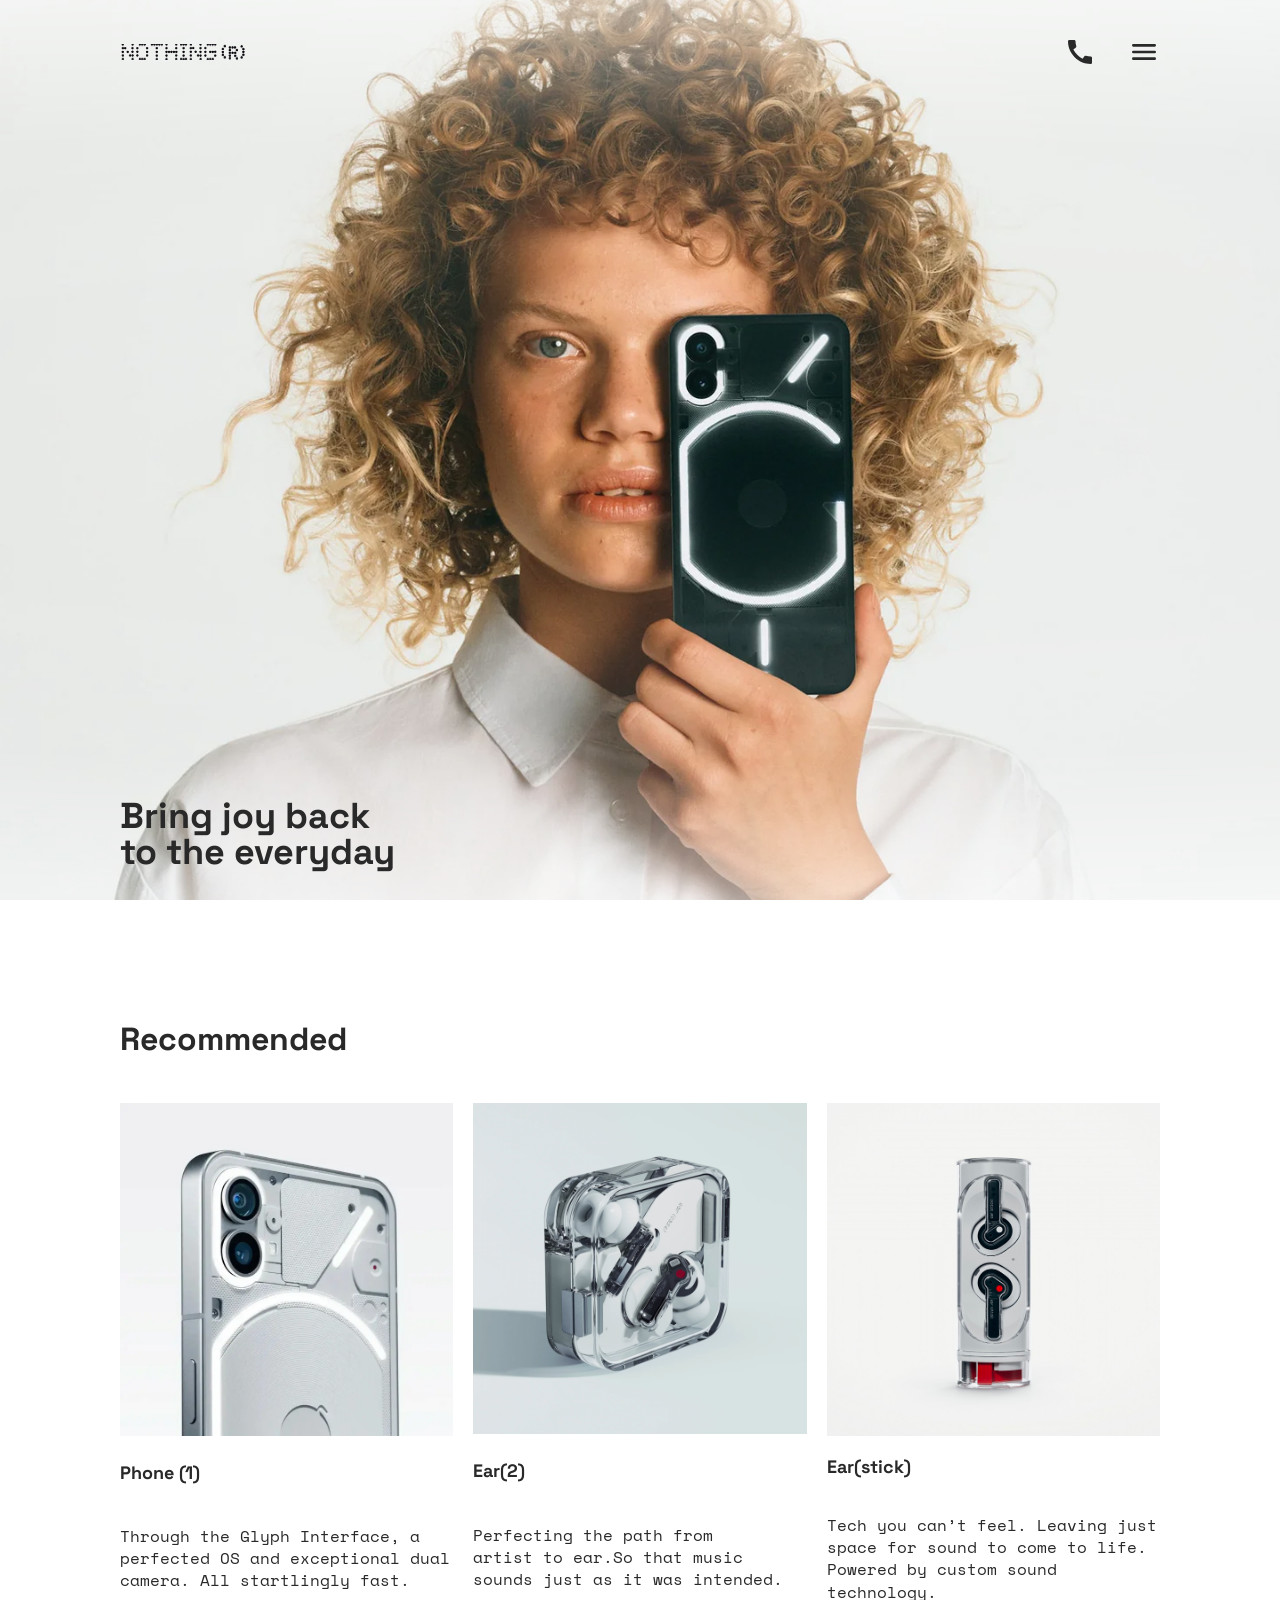
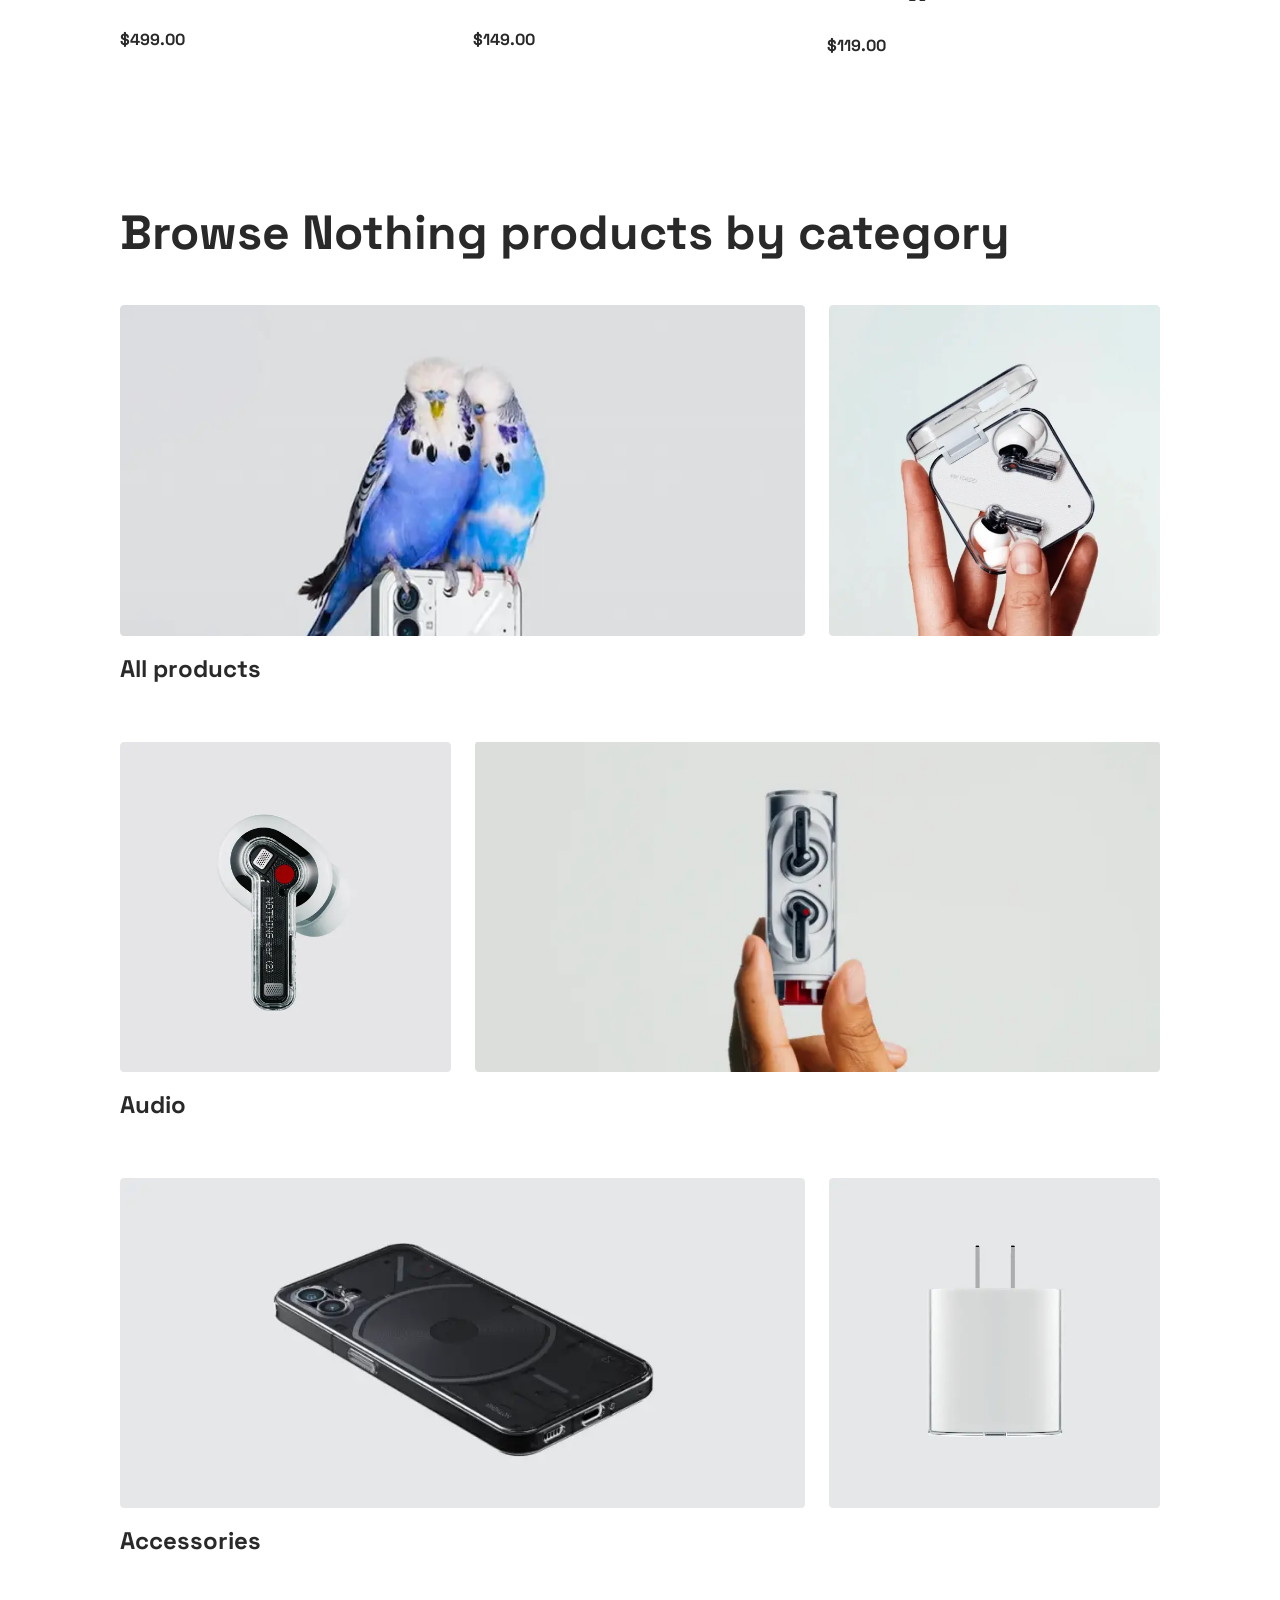
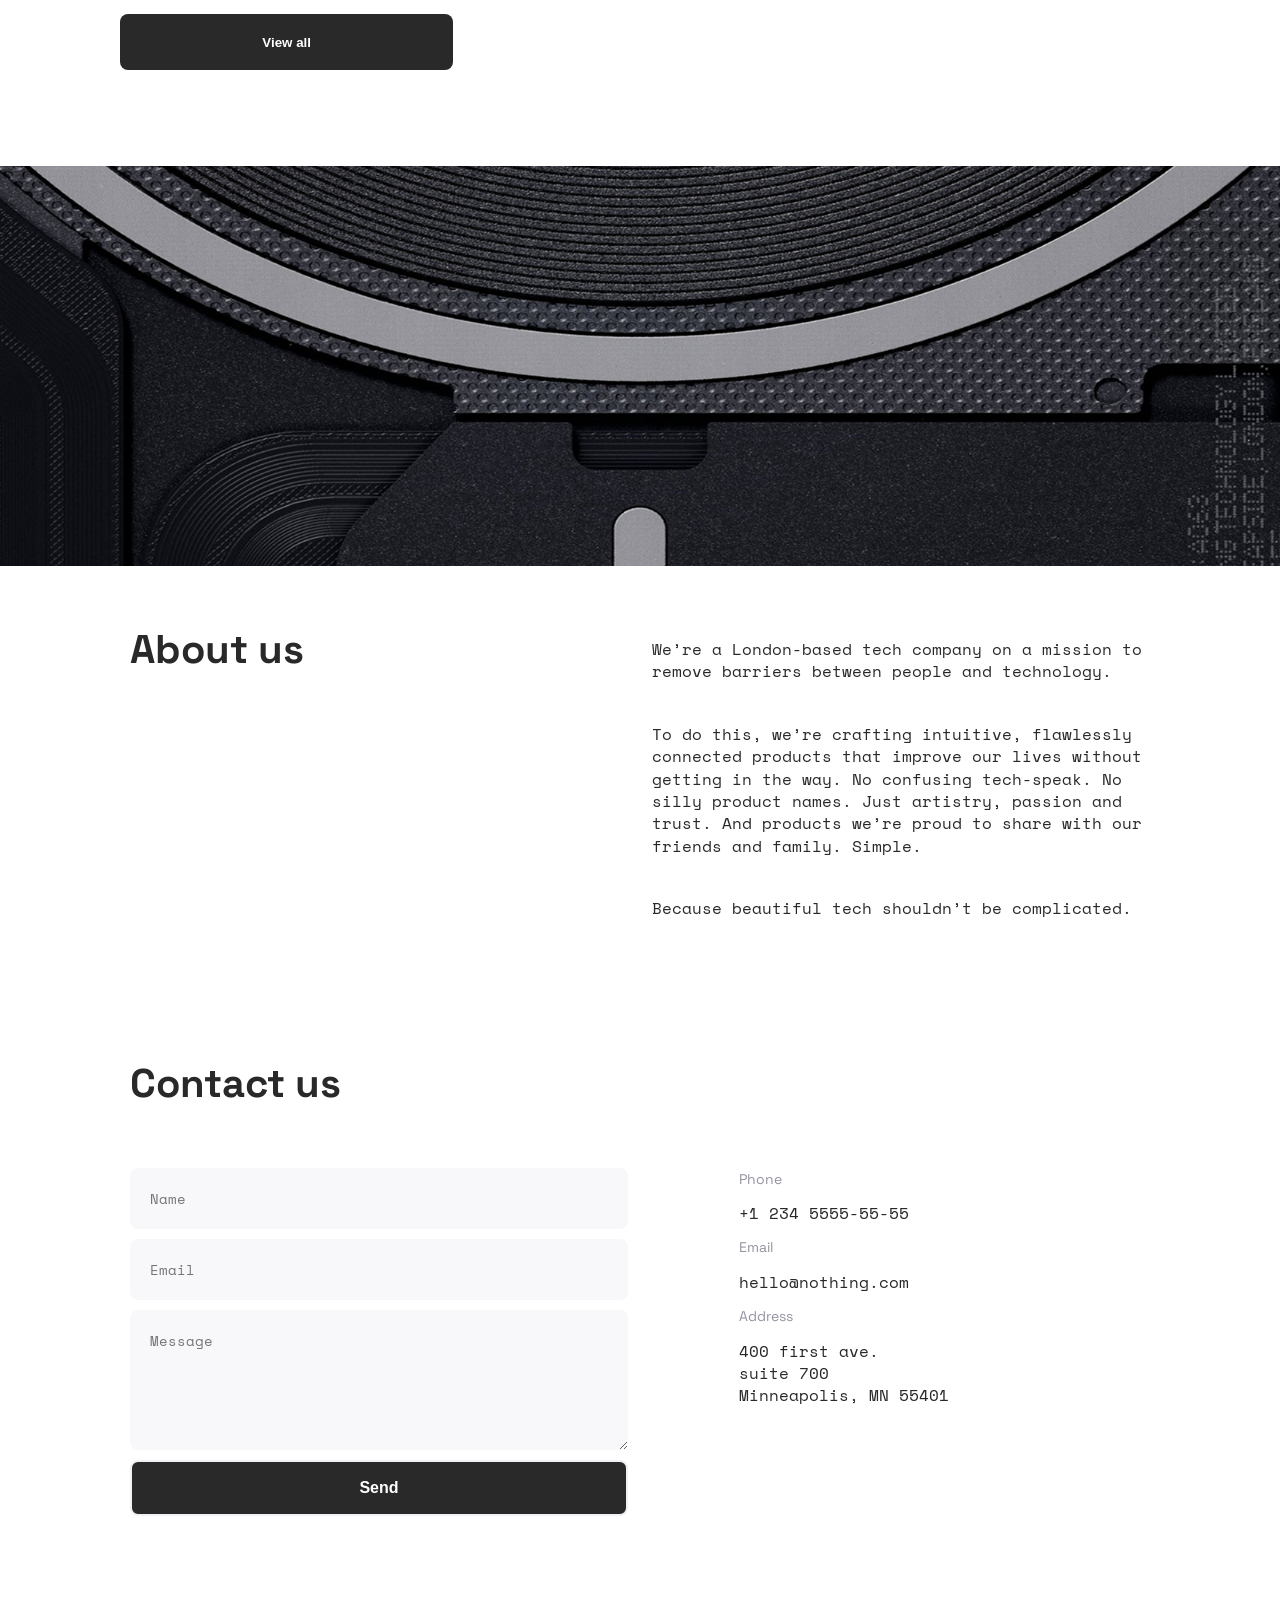
<file: index.html>
<!doctype html><html lang="en" class="page"><head><meta charset="utf-8"><meta name="viewport" content="width=device-width, initial-scale=1.0"><title>Landing Page</title><link rel="icon" type="image/png" href="favicon.46904444.png"><link rel="preconnect" href="https://fonts.googleapis.com"><link rel="preconnect" href="https://fonts.gstatic.com" crossorigin><link href="https://fonts.googleapis.com/css2?family=Space+Grotesk:wght@300..700&family=Space+Mono&display=swap" rel="stylesheet"><link rel="stylesheet" href="index.c3144e00.css"><script type="module" src="index.b00d7c44.js" defer></script><script src="index.27266ff4.js" defer nomodule></script></head><body class="page__body"> <header class="header" id="header"> <div class="top-bar top-bar--header"> <div class="header__logo"> <a href="#" class="logo logo--N"></a> </div> <div class="top-bar__icons"> <a href="#" class="icon icon--phone-call"></a> <span class="phone-number">+1 234 555-55-55</span> <a href="#menu" id="burger" class="icon icon--burger-menu"></a> </div> </div> <div class="header__bottom"> <h1 class="header__title">Bring joy back <br> to the everyday </h1> </div> </header> <aside class="menu page__menu" id="menu"> <div class="top-bar top-bar--menu"> <div class="menu__content"> <div class="header__logo"> <a href="#" class="logo logo--N"></a> </div> <div class="header__icons"> <a href="#" class="icon icon--close"></a> </div> </div> <nav class="menu__nav nav"> <ul class="nav__list"> <li class="nav__item"> <a class="nav__link" href="#recommended">Products</a> </li> <li class="nav__item"> <a class="nav__link" href="#products">Store</a> </li> <li class="nav__item"> <a class="nav__link" href="#login">Login</a> </li> <li class="nav__item"> <a class="nav__link" href="#contact-us">Contact us</a> </li> </ul> </nav> <a href="tel:+1 234 5555-55-55" class="menu__phone-namber"> +1 234 5555-55-55 </a> <a href="tel:+1 234 5555-55-55" class="menu__call-to-order"> CALL TO ORDER </a> </div> </aside> <main class="main"> <section class="recommended" id="recommended"> <h2 class="recommended__title">Recommended</h2> <div class="recommended__products"> <section class="product recommended__product"> <img src="image-camera.7fc9be09.webp" alt="Phone (1)" class="product__image product__image--large"> <h3 class="product__title">Phone (1)</h3> <p class="product__description"> <span class="product__intro"> Designed with instinct, to bring joy back to the everyday. </span> Through the Glyph Interface, a perfected OS and exceptional dual camera. All startlingly fast. </p> <p class="product__price">$499.00 </p> </section> <section class="product recommended__product"> <img src="image-ear.dfb545c1.png" alt="Ear(2)" class="product__image product__image--large"> <h3 class="product__title">Ear(2)</h3> <p class="product__description"> Perfecting the path from <br> artist to ear.So that music <br> sounds just as it was intended. </p> <p class="product__price">$149.00</p> </section> <section class="product recommended__product"> <img src="image-ear(stick).7fa80306.png" alt="Ear" class="product__image product__image--large"> <h3 class="product__title">Ear(stick)</h3> <p class="product__description"> Tech you can’t feel. Leaving just space for sound to come to life. Powered by custom sound technology. </p> <p class="product__price">$119.00</p> </section> </div> </section> <section class="browse" id="products"> <h2 class="browse__title">Browse Nothing products by category </h2> <div class="browse__section"> <a href="#" class="browse__item browse__item--big"> <img src="image-parrot.2c98efff.webp" alt="Product 1" class="browse__image"> </a> <a href="#" class="browse__item browse__item--small"> <img src="image-hand-ear.39703389.webp" alt="Product 2" class="browse__image"> </a> </div> <h3 class="browse__subtitle">All products</h3> <div class="browse__section"> <a href="#" class="browse__item browse__item--small"> <img src="image-one-ear.b4dc6941.webp" alt="Audio 1" class="browse__image"> </a> <a href="#" class="browse__item browse__item--big"> <img src="image-hand-ear-stick.15bdaaf9.webp" alt="Audio 2" class="browse__image"> </a> </div> <h3 class="browse__subtitle">Audio</h3> <div class="browse__section"> <a href="#" class="browse__item browse__item--big"> <img src="image-mobaile.aa6c4f18.webp" alt="Accessory 1" class="browse__image"> </a> <a href="#" class="browse__item browse__item--small"> <img src="image-adapter.6ee989f1.webp" alt="Accessory 2" class="browse__image"> </a> </div> <h3 class="browse__subtitle">Accessories</h3> <div class="browse__button"> <button type="button" class="category__button">View all</button> </div> </section> </main> <footer class="footer" id="login"> <div class="footer__logo"> <img src="image-1.bda28c0a.png" alt="Company logo" class="footer__image"> </div> <div class="footer__container"> <h2 class="footer__title">About us</h2> <div class="footer__text-block"> <p class="footer__text"> We’re a London-based tech company on a mission to remove barriers between people and technology. </p> <p class="footer__text"> To do this, we’re crafting intuitive, flawlessly connected products that improve our lives without getting in the way. No confusing tech-speak. No silly product names. Just artistry, passion and trust. And products we’re proud to share with our friends and family. Simple. </p> <p class="footer__text"> Because beautiful tech shouldn’t be complicated. </p> </div> <h2 class="footer__subtitle">Contact us</h2> <form class="footer__form"> <input type="text" name="no-autocomplete-name" placeholder="Name" class="footer__input" autocomplete="new-name" required> <input type="email" name="no-autocomplete-email" placeholder="Email" class="footer__input" autocomplete="new-password" required> <textarea name="message" placeholder="Message" class="footer__textarea" required></textarea> <button type="submit" class="footer__button">Send</button> </form> <div class="footer__contacts" id="contact-us"> <p class="footer__contact">Phone</p> <a class="footer__link" href="tel:+1 234 5555-55-55">+1 234 5555-55-55</a> <p class="footer__contact">Email</p> <a class="footer__link" href="mailto:hello@nothing.com">hello@nothing.com</a> <p class="footer__contact">Address</p> <a class="footer__link" href="https://www.google.com/maps/place/400+First+Ave+N,+Suite+700,+Minneapolis,+MN+55401" target="_blank"> 400 first ave. <br> suite 700 <br> Minneapolis, MN 55401 </a> </div> </div> </footer> </body></html>
</file>
<file: index.c3144e00.css>
.page__body{margin:0}.page{color:#292929;scroll-behavior:smooth;font-family:Space Grotesk,sans-serif;font-size:16px;line-height:140%}ul,ol{list-style:none}a{color:inherit;text-decoration:none}h1,h2,h3{font-weight:700;line-height:140%}.icon{background-position:50%;background-repeat:no-repeat;background-size:cover;width:24px;height:24px;display:block}@media (min-width:1024px){.icon{width:32px;height:32px}}.top-bar__icons{gap:24px;display:-ms-flexbox;display:flex;position:relative}@media (min-width:1024px){.top-bar__icons{gap:32px}}.top-bar__icons .icon--phone-call{cursor:pointer;background-image:url(icon-phone-call.657af3f4.svg);transition:transform .3s,color .3s;position:relative}.top-bar__icons .icon--phone-call:hover{color:#292929;transform:scale(1.2)}.top-bar__icons .phone-number{opacity:0;color:#292929;white-space:nowrap;margin-left:12px;font-size:12px;font-weight:700;transition:opacity .3s;position:absolute;right:100%}.top-bar__icons .icon--phone-call:hover+.phone-number{opacity:0}.icon--burger-menu{background-image:url(icon-burger-menu.bd10eb8f.svg)}.icon--burger-menu:hover{background-image:url(icon-burger-menu-hover.9d6e516e.svg)}.icon--close{background-image:url(icon-close.31bb77d6.svg)}.header{box-sizing:border-box;z-index:1000;background-image:url(image-faes.56ee62de.png);background-position:50%;background-size:cover;-ms-flex-direction:column;flex-direction:column;-ms-flex-pack:justify;justify-content:space-between;height:100vh;transition:transform .3s;display:-ms-flexbox;display:flex;position:relative}.header .header__title{font-family:Space Grotesk,sans-serif;font-weight:700;font-style:Bold;margin:0;font-size:36px;line-height:100%}.header .header__bottom{padding:0 20px 20px}@media (min-width:576px){.header .header__bottom{padding:0 72px 20px}}@media (min-width:1024px){.header .header__bottom{padding:0 120px 30px}}.header .logo--N{z-index:3000;background-image:url(logo-N.29346f97.svg);background-position:50%;background-repeat:no-repeat;background-size:cover;width:125px;height:16px;display:block;position:relative}.header .top-bar--header{-ms-flex-pack:justify;justify-content:space-between;-ms-flex-align:center;align-items:center;padding:20px;display:-ms-flexbox;display:flex}@media (min-width:576px){.header .top-bar--header{padding:36px 72px}}@media (min-width:1024px){.header .top-bar--header{padding:36px 120px}}.header .top-bar--menu{box-sizing:border-box;background-color:#fff;height:100vh;padding:20px 24px;font-weight:700}@media (min-width:576px){.header .top-bar--menu{padding:36px 72px}}@media (min-width:1024px){.header .top-bar--menu{padding:36px 120px}}.header .menu__top{margin-bottom:32px}.page__menu{z-index:2000;width:100%;height:100vh;transition:transform .3s;position:fixed;top:0;left:0;transform:translate(-100%)}.page__menu--active{pointer-events:auto;transform:translate(0)}.top-bar--menu{box-sizing:border-box;background-color:#e5e6e8;height:100vh;padding:20px 24px;font-weight:700}.menu__top{margin-bottom:32px}.menu__nav{margin-bottom:40px}@media (min-width:576px){.menu__content{padding:16px 50px}}@media (min-width:1024px){.menu__content{padding:17px 98px}}.menu__content .logo--N{z-index:3000;background-image:url(logo-N.29346f97.svg);background-position:50%;background-repeat:no-repeat;background-size:cover;width:125px;height:16px;display:block;position:relative}@media (min-width:576px){.menu__phone-namber{padding:0 50px}}@media (min-width:1024px){.menu__phone-namber{padding:0 100px}}.menu__call-to-order{text-underline-offset:4px;letter-spacing:2px;color:inherit;width:fit-content;padding-bottom:7px;font-size:12px;line-height:16px;text-decoration:none;display:inline-block}@media (min-width:576px){.menu__call-to-order{margin:0 50px}}@media (min-width:1024px){.menu__call-to-order{width:fit-content;margin:0 100px}}.menu__nav{margin:5px 0 40px}@media (min-width:576px){.menu__nav{padding:0 50px}}@media (min-width:1024px){.menu__nav{padding:36px 100px}}.menu__content{-ms-flex-pack:justify;justify-content:space-between;-ms-flex-align:center;align-items:center;display:-ms-flexbox;display:flex}.menu__phone-namber{color:inherit;margin-bottom:16px;font-size:16px;line-height:27px;text-decoration:none;display:block}.menu__call-to-order{letter-spacing:2px;color:inherit;border-bottom:1px solid #292929;width:fit-content;padding-bottom:7px;font-size:12px;line-height:16px;text-decoration:none;display:block}.nav__link{color:inherit;letter-spacing:2px;font-family:Space Grotesk,sans-serif;font-size:22px;line-height:22px;text-decoration:none;transition:color .3s;display:inline-block;position:relative}.nav__link:after{content:"";background-color:#292929;width:0%;height:2px;transition:width .3s;position:absolute;bottom:-3px;left:0}.nav__link:hover{color:#292929}.nav__link:hover:after{width:100%}.nav__list{-ms-flex-direction:column;flex-direction:column;gap:25px;padding:0;list-style:none;display:-ms-flexbox;display:flex}.nav_list li::marker{content:none}.main{background:#fff;row-gap:96px;padding-top:96px;padding-bottom:96px;display:grid}.recommended{box-sizing:border-box;width:100%;margin:0;padding:0 20px}@media (min-width:576px){.recommended{padding-left:72px;padding-right:72px}}@media (min-width:1024px){.recommended{padding-left:120px;padding-right:120px}}.recommended__title{margin-bottom:48px;font-family:Space Grotesk,sans-serif;font-size:32px;font-weight:700;line-height:100%}.recommended__products{--columns:2;grid-template-columns:repeat(var(--columns),1fr);gap:40px 20px;display:grid}@media (min-width:576px){.recommended__products{--columns:6;grid-template-columns:repeat(var(--columns),1fr)}}@media (min-width:1024px){.recommended__products{--columns:12;grid-template-columns:repeat(var(--columns),1fr)}}.recommended__products .product{grid-column:1/-1;height:100%;display:grid}@media (min-width:576px){.recommended__products .product{grid-column:span 6}}@media (min-width:1024px){.recommended__products .product{grid-column:span 4}}.recommended__products .product__image--large{cursor:pointer;object-fit:cover;width:100%;height:auto;transition:transform .3s;display:block}.recommended__products .product__image--large:hover{transform:scale(1.05)}.recommended__products .product__title{letter-spacing:0;font-family:Space Grotesk,sans-serif;font-size:18px;font-weight:700;line-height:140%}.recommended__products .product__description{letter-spacing:0;font-family:Space Mono,monospace;font-size:16px;font-weight:400;line-height:140%}@media (min-width:1024px){.recommended__products .product__intro{display:none}}.recommended__products .product__price{letter-spacing:0;font-family:Space Grotesk,sans-serif;font-size:16px;font-weight:700;line-height:140%}.browse{box-sizing:border-box;width:100%;margin:0;padding:0 20px}@media (min-width:576px){.browse{padding-left:72px;padding-right:72px}}@media (min-width:1024px){.browse{padding-left:120px;padding-right:120px}}.browse__title{margin-bottom:48px;font-family:Space Grotesk,sans-serif;font-size:32px;font-weight:700;line-height:100%}@media (min-width:576px){.browse__title{font-size:40px}}@media (min-width:1024px){.browse__title{grid-column:span 7;margin-bottom:48px;font-size:48px}}.browse__section{--columns:2;grid-template-columns:repeat(var(--columns),1fr);gap:40px 20px;display:grid}@media (min-width:576px){.browse__section{--columns:6;grid-template-columns:repeat(var(--columns),1fr);column-gap:24px}}@media (min-width:1024px){.browse__section{--columns:12;grid-template-columns:repeat(var(--columns),1fr);column-gap:24px}}.browse__item{aspect-ratio:1;object-fit:contain;width:100%;display:block;position:relative;overflow:hidden}@media (min-width:576px){.browse__item--big{aspect-ratio:392/184;grid-column:span 4}}@media (min-width:1024px){.browse__item--big{aspect-ratio:672/324;grid-column:span 8}}@media (min-width:576px){.browse__item--small{aspect-ratio:184/186;grid-column:span 2}}@media (min-width:1024px){.browse__item--small{aspect-ratio:1;grid-column:span 4}}.browse__image{object-fit:cover;object-position:center;width:100%;height:100%;transition:transform .3s;display:block;position:absolute}.browse__image:hover{transform:scale(1.05)}.browse__subtitle{letter-spacing:0;margin:16px 0 40px;font-family:Space Grotesk,sans-serif;font-size:18px;font-weight:700;line-height:140%}@media (min-width:1024px){.browse__subtitle{margin:16px 0 56px;font-size:24px}}.browse__button{--columns:2;grid-template-columns:repeat(var(--columns),1fr);grid-column:1/-1;gap:20px;display:grid}@media (min-width:1024px){.browse__button{--columns:12}}.category__button{color:#fff;cursor:pointer;background-color:#292929;border:2px solid transparent;border-radius:8px;grid-column:1/-1;-ms-flex-align:center;align-items:center;justify-items:center;width:100%;height:56px;font-weight:700;text-decoration:none;transition:all .2s}@media (min-width:1024px){.category__button{grid-column:span 4}}.category__button:hover{color:#292929;background-color:#fff;border-color:#292929}.category__button:focus{color:#fff;background-color:#292929}.category__button:active{color:#fff;background-color:#292929;transform:scale(.96)}.menu__phone-namber,.menu__call-to-order{font-family:Space Grotesk,sans-serif}.footer{box-sizing:border-box;background-color:#fff;width:100%;margin:0}.footer__logo{width:100%;display:block}.footer__image{width:100%;height:200px;display:block}@media (min-width:576px){.footer__image{min-height:400px}}.footer__container{--columns:2;grid-template-columns:repeat(var(--columns),1fr);gap:0 20px;margin:0;padding:56px 20px;display:grid}@media (min-width:576px){.footer__container{--columns:6;column-gap:24px;padding-left:72px;padding-right:72px}}@media (min-width:1024px){.footer__container{--columns:12;max-width:1020px;margin-left:auto;margin-right:auto;padding-left:120px;padding-right:120px}}.footer__title{grid-column:1/-1;margin:20px 0 24px;font-size:32px;font-weight:700}@media (min-width:576px){.footer__title{grid-column:1/4;margin:0;font-size:40px}}@media (min-width:1024px){.footer__title{grid-column:1/4}}.footer__text-block{-ms-flex-direction:column;flex-direction:column;grid-column:1/-1;gap:8px;display:-ms-flexbox;display:flex}@media (min-width:576px){.footer__text-block{grid-column:4/-1}}@media (min-width:1024px){.footer__text-block{grid-column:7/-1}}.footer__text{font-family:Space Mono,monospace;font-size:16px;font-weight:400;line-height:1.4}.footer__form{grid-column:1/-1;row-gap:16px;display:grid}@media (min-width:1024px){.footer__form{display:contents}}.footer__subtitle{grid-column:1/-1;margin-bottom:48px;font-size:32px;font-weight:700}@media (min-width:576px){.footer__subtitle{grid-column:1/5;margin:120px 0 56px;font-size:40px}}.footer__input,.footer__textarea{background-color:#f8f8fa;border:none;border-radius:8px;grid-column:1/-1;gap:16px;padding:20px;font-family:Space Mono,monospace;font-size:14px}@media (min-width:1024px){.footer__input,.footer__textarea{grid-column:1/7;-ms-flex-item-align:start;align-self:start;margin-bottom:10px}}.footer__textarea{resize:vertical;min-height:100px}@media (min-width:1024px){.footer__textarea{grid-column:1/7}}.footer__button{color:#fff;cursor:pointer;background-color:#292929;border:2px solid #f0f1f4;border-radius:8px;grid-column:1/-1;height:56px;margin-bottom:48px;padding:12px 24px;font-size:16px;font-weight:700;transition:background-color .3s}@media (min-width:1024px){.footer__button{grid-column:1/7;height:56px}}.footer__button:hover{color:#292929;background-color:#fff;border-color:#292929}.footer__button:focus{color:#fff;background-color:#292929}.footer__button:active{color:#fff;background-color:#292929;transform:scale(.96)}.footer__contacts{grid-column:1/-1;row-gap:8px}@media (min-width:576px){.footer__contacts{margin:0;font-size:16px}}@media (min-width:1024px){.footer__contacts{-ms-flex-direction:column;flex-direction:column;grid-area:3/8/span 5/13;-ms-flex-item-align:start;align-self:start;gap:12px;margin-top:0;display:-ms-flexbox;display:flex}}.footer__contact{color:#9393a3;margin:0;font-family:Space Grotesk,sans-serif;font-size:14px;font-weight:400}.footer .footer__link{font-family:Space Mono,monospace}.footer .footer__input:-webkit-autofill{-webkit-text-fill-color:#292929!important;border:1px solid #ccc!important;box-shadow:inset 0 0 0 1000px #f8f8fa!important}.footer .footer__textarea:-webkit-autofill{-webkit-text-fill-color:#292929!important;border:1px solid #ccc!important;box-shadow:inset 0 0 0 1000px #f8f8fa!important}
/*# sourceMappingURL=index.c3144e00.css.map */
</file>
